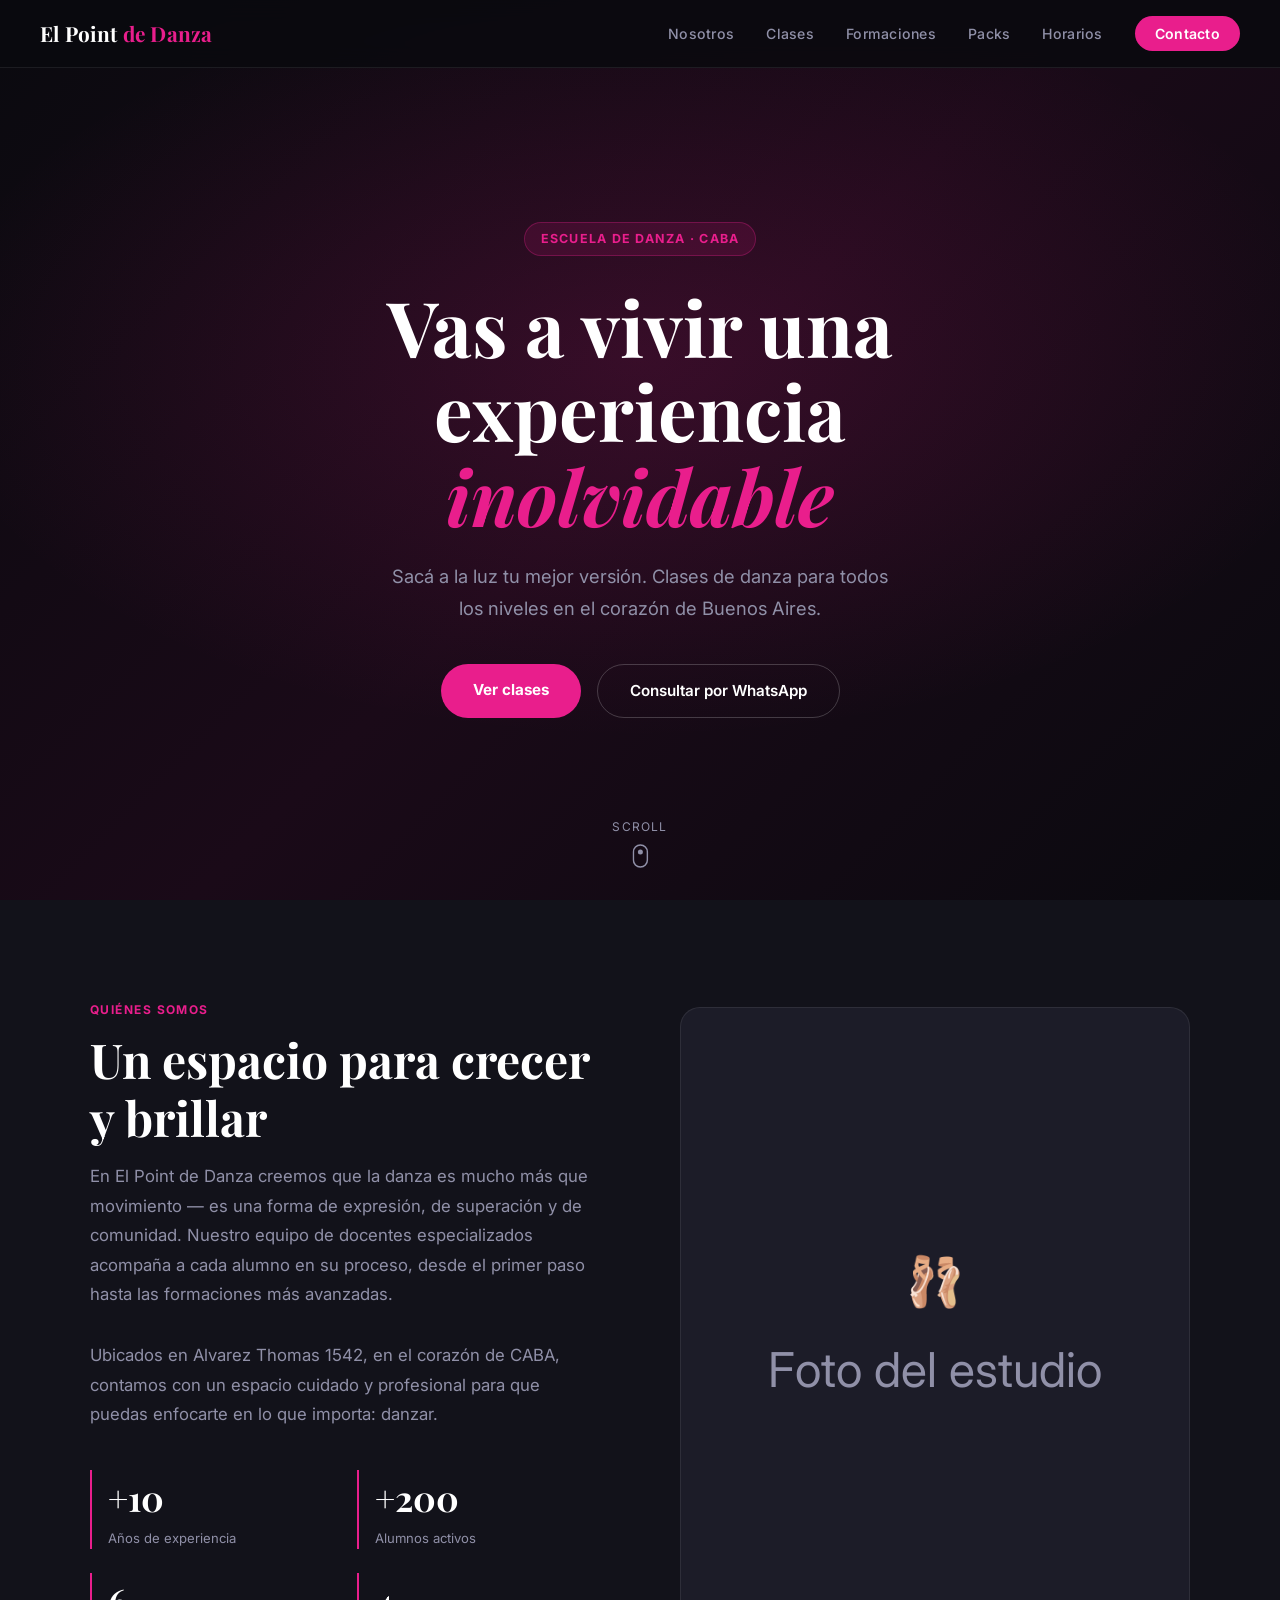
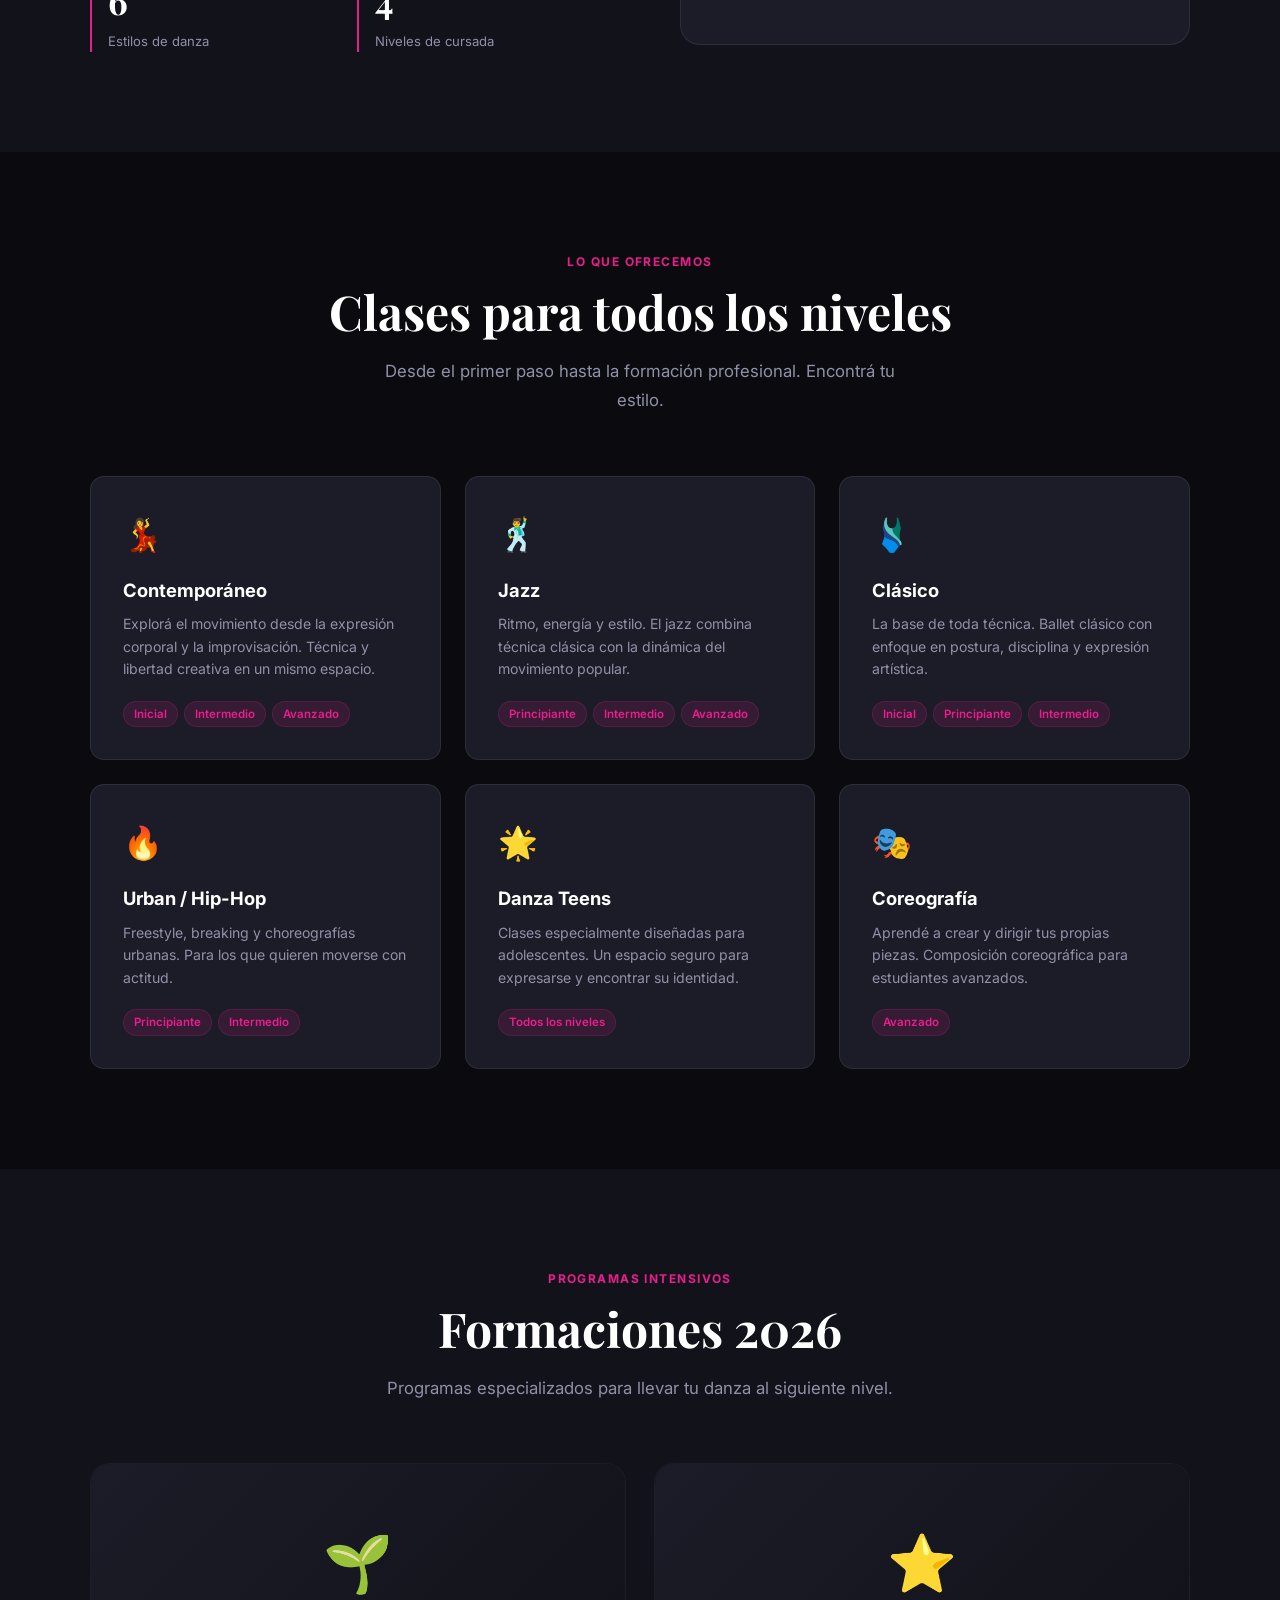
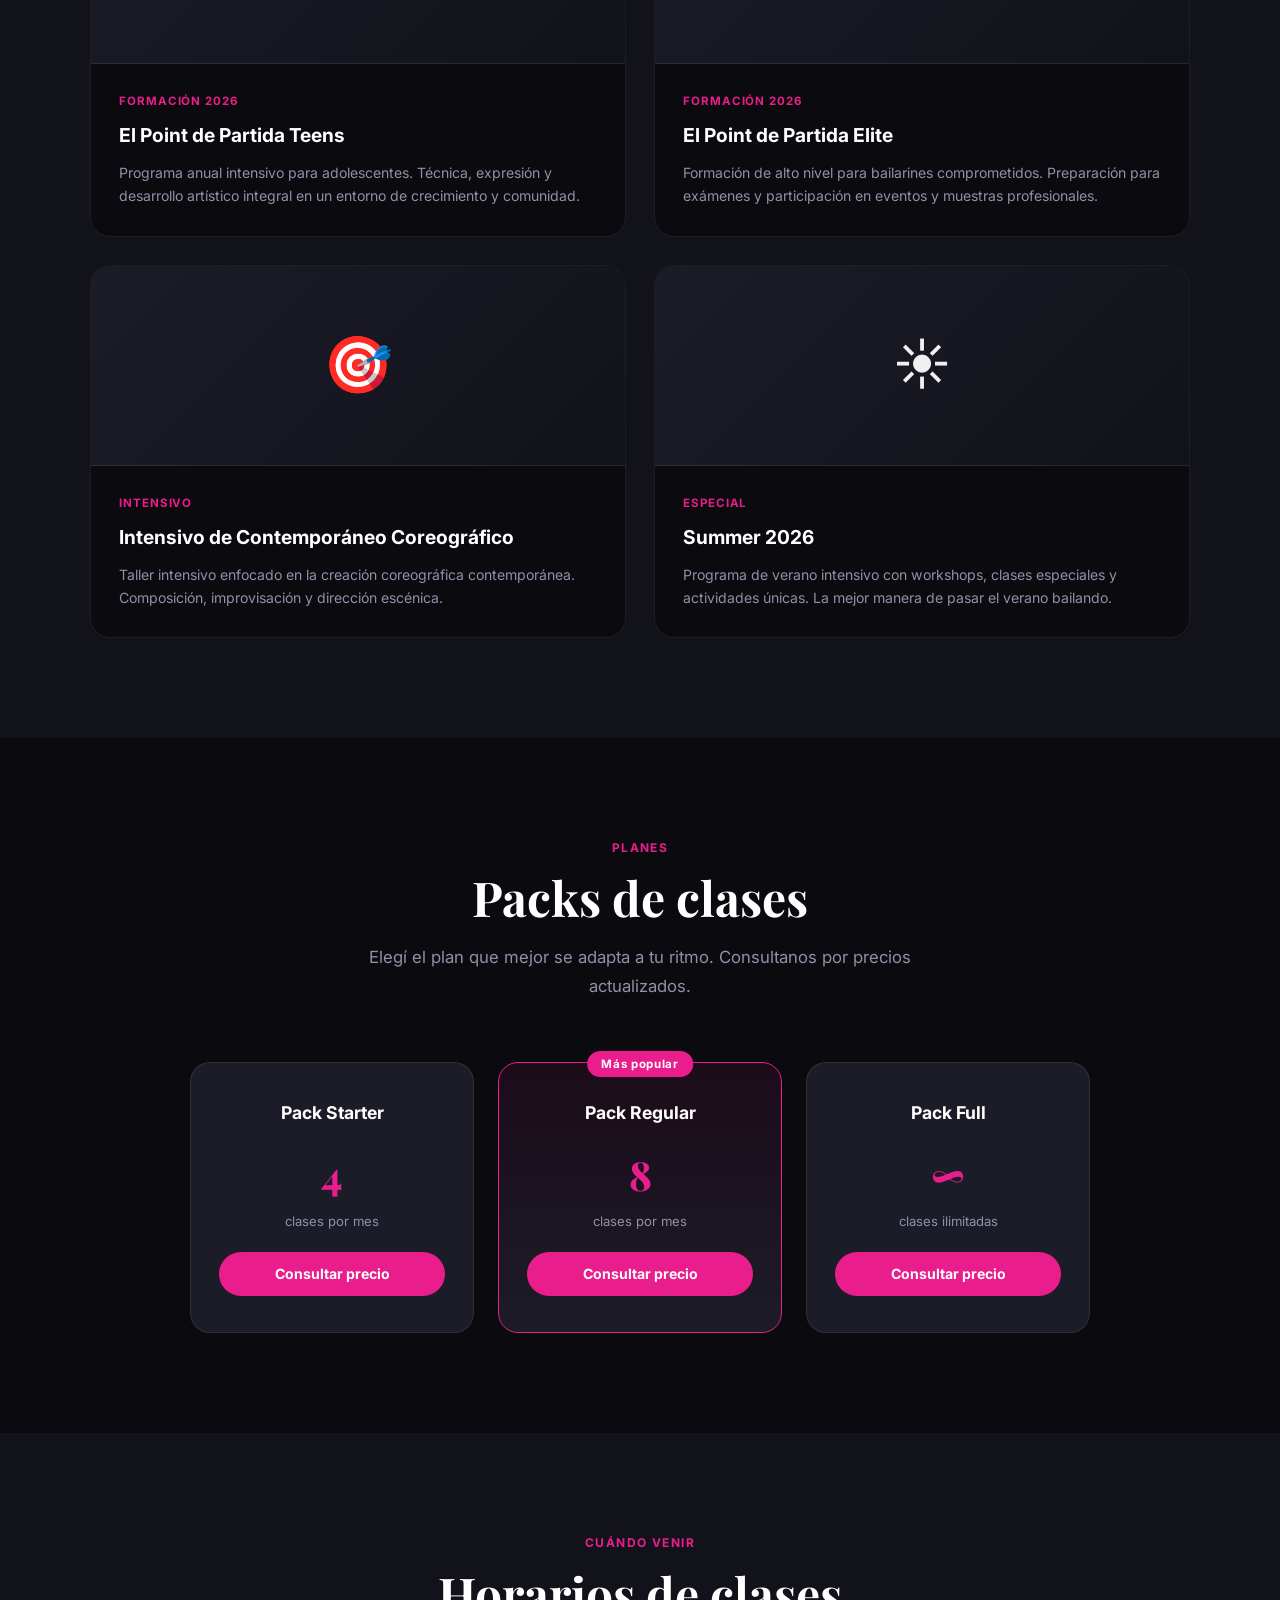
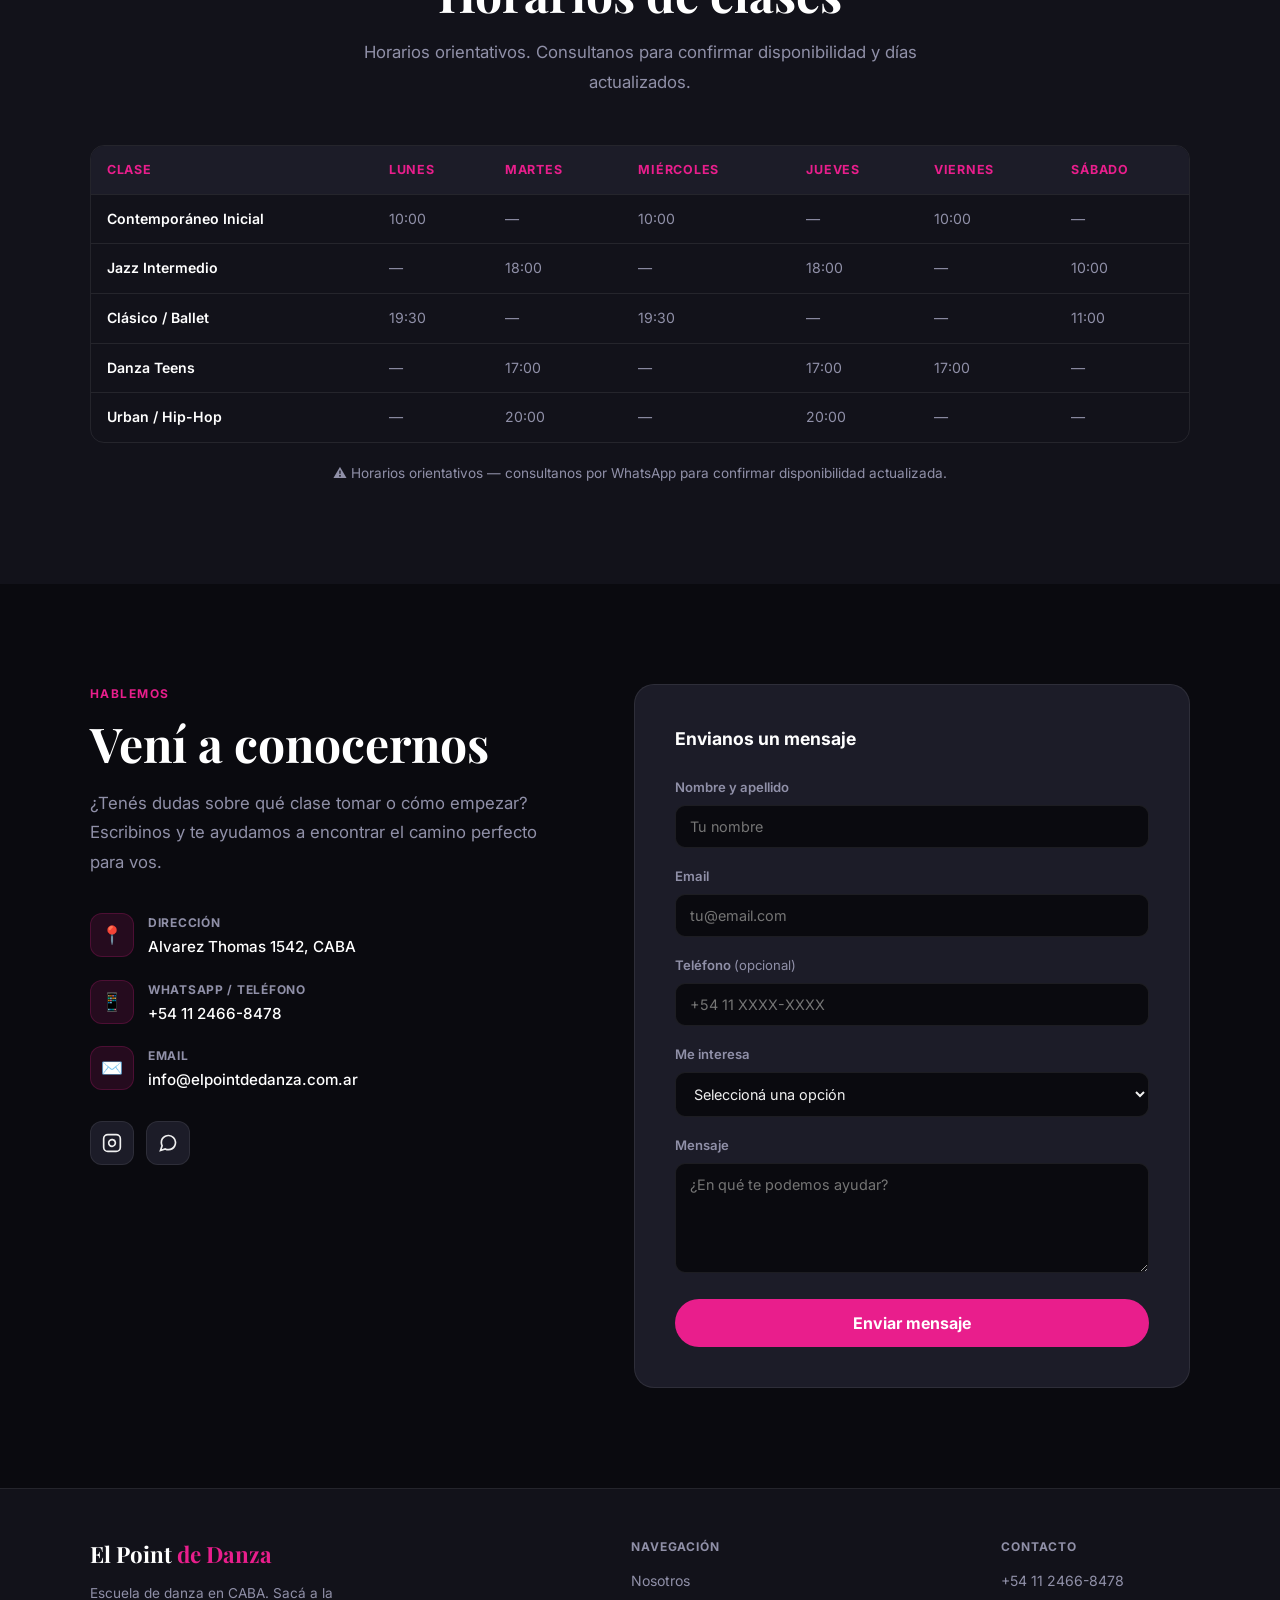
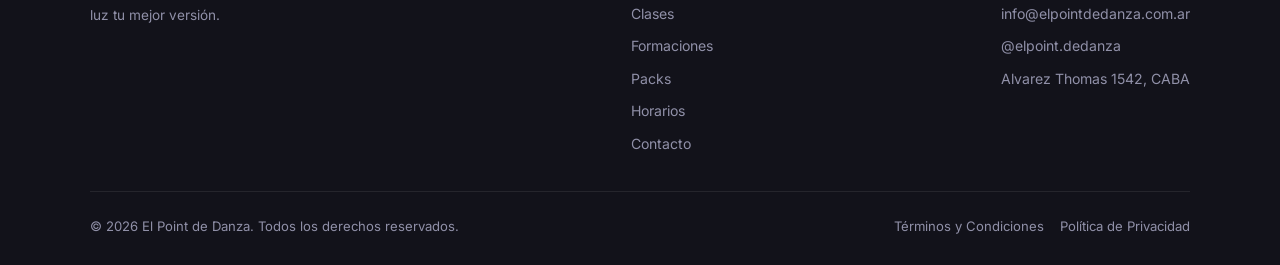
<file: index.html>
<!DOCTYPE html>
<html lang="es-AR">
<head>
  <meta charset="UTF-8" />
  <meta name="viewport" content="width=device-width, initial-scale=1" />
  <title>El Point de Danza | Escuela de Danza en CABA</title>
  <meta name="description" content="El Point de Danza, escuela de danza en Alvarez Thomas 1542, CABA. Clases para todos los niveles: inicial, principiante, intermedio y avanzado. ¡Vas a vivir una experiencia inolvidable!" />
  <link rel="canonical" href="https://el-point-dedanza.vercel.app/" />
  <meta name="robots" content="index, follow" />

  <!-- Open Graph -->
  <meta property="og:type" content="website" />
  <meta property="og:title" content="El Point de Danza | Escuela de Danza en CABA" />
  <meta property="og:description" content="Escuela de danza en Alvarez Thomas 1542, CABA. Clases para todos los niveles. ¡Vas a vivir una experiencia inolvidable!" />
  <meta property="og:url" content="https://el-point-dedanza.vercel.app/" />
  <meta property="og:image" content="https://el-point-dedanza.vercel.app/img/og-image.jpg" />

  <!-- Schema.org -->
  <script type="application/ld+json">
  {
    "@context": "https://schema.org",
    "@type": "DanceSchool",
    "name": "El Point de Danza",
    "description": "Escuela de danza en CABA con clases para todos los niveles.",
    "url": "https://el-point-dedanza.vercel.app/",
    "telephone": "+541124668478",
    "email": "info@elpointdedanza.com.ar",
    "address": {
      "@type": "PostalAddress",
      "streetAddress": "Alvarez Thomas 1542",
      "addressLocality": "Ciudad Autónoma de Buenos Aires",
      "addressCountry": "AR"
    },
    "sameAs": [
      "https://www.instagram.com/elpoint.dedanza"
    ],
    "openingHoursSpecification": [
      {
        "@type": "OpeningHoursSpecification",
        "dayOfWeek": ["Monday","Tuesday","Wednesday","Thursday","Friday"],
        "opens": "09:00",
        "closes": "21:00"
      },
      {
        "@type": "OpeningHoursSpecification",
        "dayOfWeek": "Saturday",
        "opens": "09:00",
        "closes": "14:00"
      }
    ]
  }
  </script>

  <link rel="preconnect" href="https://fonts.googleapis.com" />
  <link rel="preconnect" href="https://fonts.gstatic.com" crossorigin />
  <link href="https://fonts.googleapis.com/css2?family=Inter:wght@400;500;600;700;800&family=Playfair+Display:ital,wght@0,700;1,700&display=swap" rel="stylesheet" />
  <link rel="stylesheet" href="css/styles.css" />
</head>
<body>

  <!-- SKIP LINK -->
  <a href="#main" style="position:absolute;left:-9999px;top:4px;padding:8px 16px;background:var(--accent);color:#fff;border-radius:6px;font-weight:700;z-index:999" onfocus="this.style.left='4px'" onblur="this.style.left='-9999px'">Saltar al contenido</a>

  <!-- NAV -->
  <nav class="nav" aria-label="Navegación principal">
    <a href="#main" class="nav-brand">El Point <span>de Danza</span></a>
    <ul class="nav-links" role="list">
      <li><a href="#nosotros">Nosotros</a></li>
      <li><a href="#clases">Clases</a></li>
      <li><a href="#formaciones">Formaciones</a></li>
      <li><a href="#packs">Packs</a></li>
      <li><a href="#horarios">Horarios</a></li>
      <li><a href="#contacto" class="nav-cta">Contacto</a></li>
    </ul>
  </nav>

  <main id="main">

    <!-- HERO -->
    <section class="hero" aria-labelledby="hero-title">
      <div class="hero-inner">
        <div class="hero-badge">Escuela de Danza · CABA</div>
        <h1 id="hero-title">Vas a vivir una experiencia <em>inolvidable</em></h1>
        <p class="hero-sub">Sacá a la luz tu mejor versión. Clases de danza para todos los niveles en el corazón de Buenos Aires.</p>
        <div class="hero-actions">
          <a href="#clases" class="btn-primary">Ver clases</a>
          <a href="https://wa.me/541124668478?text=Hola!%20Me%20gustar%C3%ADa%20saber%20m%C3%A1s%20sobre%20las%20clases" target="_blank" rel="noopener noreferrer" class="btn-secondary">Consultar por WhatsApp</a>
        </div>
      </div>
      <div class="hero-scroll" aria-hidden="true">
        <span>Scroll</span>
        <svg width="16" height="24" viewBox="0 0 16 24" fill="none"><rect x="1" y="1" width="14" height="22" rx="7" stroke="currentColor" stroke-width="1.5"/><circle cx="8" cy="8" r="2.5" fill="currentColor"/></svg>
      </div>
    </section>

    <!-- NOSOTROS -->
    <section class="nosotros" id="nosotros" aria-labelledby="nosotros-title">
      <div class="container">
        <div class="nosotros-grid">
          <div class="nosotros-text">
            <p class="section-label">Quiénes somos</p>
            <h2 class="section-title" id="nosotros-title">Un espacio para crecer y brillar</h2>
            <p class="section-desc">En El Point de Danza creemos que la danza es mucho más que movimiento — es una forma de expresión, de superación y de comunidad. Nuestro equipo de docentes especializados acompaña a cada alumno en su proceso, desde el primer paso hasta las formaciones más avanzadas.</p>
            <p class="section-desc" style="margin-top:14px">Ubicados en Alvarez Thomas 1542, en el corazón de CABA, contamos con un espacio cuidado y profesional para que puedas enfocarte en lo que importa: danzar.</p>
            <div class="stats">
              <div class="stat">
                <div class="stat-num">+10</div>
                <div class="stat-label">Años de experiencia</div>
              </div>
              <div class="stat">
                <div class="stat-num">+200</div>
                <div class="stat-label">Alumnos activos</div>
              </div>
              <div class="stat">
                <div class="stat-num">6</div>
                <div class="stat-label">Estilos de danza</div>
              </div>
              <div class="stat">
                <div class="stat-num">4</div>
                <div class="stat-label">Niveles de cursada</div>
              </div>
            </div>
          </div>
          <div class="nosotros-img" aria-label="Foto de El Point de Danza">
            <div class="nosotros-img-placeholder">
              <span>🩰</span>
              <span>Foto del estudio</span>
            </div>
          </div>
        </div>
      </div>
    </section>

    <!-- CLASES -->
    <section class="clases" id="clases" aria-labelledby="clases-title">
      <div class="container">
        <div class="clases-header">
          <p class="section-label">Lo que ofrecemos</p>
          <h2 class="section-title" id="clases-title">Clases para todos los niveles</h2>
          <p class="section-desc">Desde el primer paso hasta la formación profesional. Encontrá tu estilo.</p>
        </div>
        <div class="clases-grid">
          <article class="clase-card">
            <div class="clase-icon" aria-hidden="true">💃</div>
            <h3 class="clase-nombre">Contemporáneo</h3>
            <p class="clase-desc">Explorá el movimiento desde la expresión corporal y la improvisación. Técnica y libertad creativa en un mismo espacio.</p>
            <div class="clase-niveles">
              <span class="nivel-tag">Inicial</span>
              <span class="nivel-tag">Intermedio</span>
              <span class="nivel-tag">Avanzado</span>
            </div>
          </article>
          <article class="clase-card">
            <div class="clase-icon" aria-hidden="true">🕺</div>
            <h3 class="clase-nombre">Jazz</h3>
            <p class="clase-desc">Ritmo, energía y estilo. El jazz combina técnica clásica con la dinámica del movimiento popular.</p>
            <div class="clase-niveles">
              <span class="nivel-tag">Principiante</span>
              <span class="nivel-tag">Intermedio</span>
              <span class="nivel-tag">Avanzado</span>
            </div>
          </article>
          <article class="clase-card">
            <div class="clase-icon" aria-hidden="true">🩱</div>
            <h3 class="clase-nombre">Clásico</h3>
            <p class="clase-desc">La base de toda técnica. Ballet clásico con enfoque en postura, disciplina y expresión artística.</p>
            <div class="clase-niveles">
              <span class="nivel-tag">Inicial</span>
              <span class="nivel-tag">Principiante</span>
              <span class="nivel-tag">Intermedio</span>
            </div>
          </article>
          <article class="clase-card">
            <div class="clase-icon" aria-hidden="true">🔥</div>
            <h3 class="clase-nombre">Urban / Hip-Hop</h3>
            <p class="clase-desc">Freestyle, breaking y choreografías urbanas. Para los que quieren moverse con actitud.</p>
            <div class="clase-niveles">
              <span class="nivel-tag">Principiante</span>
              <span class="nivel-tag">Intermedio</span>
            </div>
          </article>
          <article class="clase-card">
            <div class="clase-icon" aria-hidden="true">🌟</div>
            <h3 class="clase-nombre">Danza Teens</h3>
            <p class="clase-desc">Clases especialmente diseñadas para adolescentes. Un espacio seguro para expresarse y encontrar su identidad.</p>
            <div class="clase-niveles">
              <span class="nivel-tag">Todos los niveles</span>
            </div>
          </article>
          <article class="clase-card">
            <div class="clase-icon" aria-hidden="true">🎭</div>
            <h3 class="clase-nombre">Coreografía</h3>
            <p class="clase-desc">Aprendé a crear y dirigir tus propias piezas. Composición coreográfica para estudiantes avanzados.</p>
            <div class="clase-niveles">
              <span class="nivel-tag">Avanzado</span>
            </div>
          </article>
        </div>
      </div>
    </section>

    <!-- FORMACIONES -->
    <section class="formaciones" id="formaciones" aria-labelledby="formaciones-title">
      <div class="container">
        <div class="formaciones-header">
          <p class="section-label">Programas intensivos</p>
          <h2 class="section-title" id="formaciones-title">Formaciones 2026</h2>
          <p class="section-desc">Programas especializados para llevar tu danza al siguiente nivel.</p>
        </div>
        <div class="formaciones-grid">
          <article class="formacion-card">
            <div class="formacion-img" aria-hidden="true">🌱</div>
            <div class="formacion-body">
              <p class="formacion-tag">Formación 2026</p>
              <h3 class="formacion-nombre">El Point de Partida Teens</h3>
              <p class="formacion-desc">Programa anual intensivo para adolescentes. Técnica, expresión y desarrollo artístico integral en un entorno de crecimiento y comunidad.</p>
            </div>
          </article>
          <article class="formacion-card">
            <div class="formacion-img" aria-hidden="true">⭐</div>
            <div class="formacion-body">
              <p class="formacion-tag">Formación 2026</p>
              <h3 class="formacion-nombre">El Point de Partida Elite</h3>
              <p class="formacion-desc">Formación de alto nivel para bailarines comprometidos. Preparación para exámenes y participación en eventos y muestras profesionales.</p>
            </div>
          </article>
          <article class="formacion-card">
            <div class="formacion-img" aria-hidden="true">🎯</div>
            <div class="formacion-body">
              <p class="formacion-tag">Intensivo</p>
              <h3 class="formacion-nombre">Intensivo de Contemporáneo Coreográfico</h3>
              <p class="formacion-desc">Taller intensivo enfocado en la creación coreográfica contemporánea. Composición, improvisación y dirección escénica.</p>
            </div>
          </article>
          <article class="formacion-card">
            <div class="formacion-img" aria-hidden="true">☀️</div>
            <div class="formacion-body">
              <p class="formacion-tag">Especial</p>
              <h3 class="formacion-nombre">Summer 2026</h3>
              <p class="formacion-desc">Programa de verano intensivo con workshops, clases especiales y actividades únicas. La mejor manera de pasar el verano bailando.</p>
            </div>
          </article>
        </div>
      </div>
    </section>

    <!-- PACKS -->
    <section class="packs" id="packs" aria-labelledby="packs-title">
      <div class="container">
        <div class="packs-header">
          <p class="section-label">Planes</p>
          <h2 class="section-title" id="packs-title">Packs de clases</h2>
          <p class="section-desc">Elegí el plan que mejor se adapta a tu ritmo. Consultanos por precios actualizados.</p>
        </div>
        <div class="packs-grid">
          <div class="pack-card">
            <div class="pack-nombre">Pack Starter</div>
            <div class="pack-clases">4</div>
            <div class="pack-label">clases por mes</div>
            <a href="https://wa.me/541124668478?text=Hola!%20Me%20interesa%20el%20Pack%20Starter" target="_blank" rel="noopener noreferrer" class="pack-cta">Consultar precio</a>
          </div>
          <div class="pack-card featured">
            <div class="pack-nombre">Pack Regular</div>
            <div class="pack-clases">8</div>
            <div class="pack-label">clases por mes</div>
            <a href="https://wa.me/541124668478?text=Hola!%20Me%20interesa%20el%20Pack%20Regular" target="_blank" rel="noopener noreferrer" class="pack-cta">Consultar precio</a>
          </div>
          <div class="pack-card">
            <div class="pack-nombre">Pack Full</div>
            <div class="pack-clases">∞</div>
            <div class="pack-label">clases ilimitadas</div>
            <a href="https://wa.me/541124668478?text=Hola!%20Me%20interesa%20el%20Pack%20Full" target="_blank" rel="noopener noreferrer" class="pack-cta">Consultar precio</a>
          </div>
        </div>
      </div>
    </section>

    <!-- HORARIOS -->
    <section class="horarios" id="horarios" aria-labelledby="horarios-title">
      <div class="container">
        <div class="horarios-header">
          <p class="section-label">Cuándo venir</p>
          <h2 class="section-title" id="horarios-title">Horarios de clases</h2>
          <p class="section-desc">Horarios orientativos. Consultanos para confirmar disponibilidad y días actualizados.</p>
        </div>
        <div class="horarios-table-wrap">
          <table class="horarios-table" aria-label="Horarios de clases">
            <thead>
              <tr>
                <th scope="col">Clase</th>
                <th scope="col">Lunes</th>
                <th scope="col">Martes</th>
                <th scope="col">Miércoles</th>
                <th scope="col">Jueves</th>
                <th scope="col">Viernes</th>
                <th scope="col">Sábado</th>
              </tr>
            </thead>
            <tbody>
              <tr>
                <td>Contemporáneo Inicial</td>
                <td>10:00</td>
                <td>—</td>
                <td>10:00</td>
                <td>—</td>
                <td>10:00</td>
                <td>—</td>
              </tr>
              <tr>
                <td>Jazz Intermedio</td>
                <td>—</td>
                <td>18:00</td>
                <td>—</td>
                <td>18:00</td>
                <td>—</td>
                <td>10:00</td>
              </tr>
              <tr>
                <td>Clásico / Ballet</td>
                <td>19:30</td>
                <td>—</td>
                <td>19:30</td>
                <td>—</td>
                <td>—</td>
                <td>11:00</td>
              </tr>
              <tr>
                <td>Danza Teens</td>
                <td>—</td>
                <td>17:00</td>
                <td>—</td>
                <td>17:00</td>
                <td>17:00</td>
                <td>—</td>
              </tr>
              <tr>
                <td>Urban / Hip-Hop</td>
                <td>—</td>
                <td>20:00</td>
                <td>—</td>
                <td>20:00</td>
                <td>—</td>
                <td>—</td>
              </tr>
            </tbody>
          </table>
        </div>
        <p class="horarios-note">⚠️ Horarios orientativos — consultanos por WhatsApp para confirmar disponibilidad actualizada.</p>
      </div>
    </section>

    <!-- CONTACTO -->
    <section class="contacto" id="contacto" aria-labelledby="contacto-title">
      <div class="container">
        <div class="contacto-grid">
          <div class="contacto-info">
            <p class="section-label">Hablemos</p>
            <h2 class="section-title" id="contacto-title">Vení a conocernos</h2>
            <p class="section-desc">¿Tenés dudas sobre qué clase tomar o cómo empezar? Escribinos y te ayudamos a encontrar el camino perfecto para vos.</p>
            <div class="contacto-items">
              <div class="contacto-item">
                <div class="contacto-item-icon" aria-hidden="true">📍</div>
                <div>
                  <div class="contacto-item-label">Dirección</div>
                  <div class="contacto-item-val">Alvarez Thomas 1542, CABA</div>
                </div>
              </div>
              <div class="contacto-item">
                <div class="contacto-item-icon" aria-hidden="true">📱</div>
                <div>
                  <div class="contacto-item-label">WhatsApp / Teléfono</div>
                  <div class="contacto-item-val"><a href="https://wa.me/541124668478" target="_blank" rel="noopener noreferrer">+54 11 2466-8478</a></div>
                </div>
              </div>
              <div class="contacto-item">
                <div class="contacto-item-icon" aria-hidden="true">✉️</div>
                <div>
                  <div class="contacto-item-label">Email</div>
                  <div class="contacto-item-val"><a href="mailto:info@elpointdedanza.com.ar">info@elpointdedanza.com.ar</a></div>
                </div>
              </div>
            </div>
            <div class="contacto-social" aria-label="Redes sociales">
              <a href="https://www.instagram.com/elpoint.dedanza" target="_blank" rel="noopener noreferrer" class="social-btn" aria-label="Seguinos en Instagram">
                <svg width="20" height="20" viewBox="0 0 24 24" fill="none" stroke="currentColor" stroke-width="2" aria-hidden="true"><rect x="2" y="2" width="20" height="20" rx="5"/><path d="M16 11.37A4 4 0 1 1 12.63 8 4 4 0 0 1 16 11.37z"/><line x1="17.5" y1="6.5" x2="17.51" y2="6.5"/></svg>
              </a>
              <a href="https://wa.me/541124668478" target="_blank" rel="noopener noreferrer" class="social-btn" aria-label="Contactanos por WhatsApp">
                <svg width="20" height="20" viewBox="0 0 24 24" fill="none" stroke="currentColor" stroke-width="2" aria-hidden="true"><path d="M21 11.5a8.38 8.38 0 0 1-.9 3.8 8.5 8.5 0 0 1-7.6 4.7 8.38 8.38 0 0 1-3.8-.9L3 21l1.9-5.7a8.38 8.38 0 0 1-.9-3.8 8.5 8.5 0 0 1 4.7-7.6 8.38 8.38 0 0 1 3.8-.9h.5a8.48 8.48 0 0 1 8 8v.5z"/></svg>
              </a>
            </div>
          </div>

          <div class="contacto-form">
            <div class="form-title">Envianos un mensaje</div>
            <form action="https://formspree.io/f/xojroeyj" method="POST" novalidate>
              <div class="field">
                <label for="cf-nombre">Nombre y apellido</label>
                <input type="text" id="cf-nombre" name="nombre" placeholder="Tu nombre" required autocomplete="name" />
              </div>
              <div class="field">
                <label for="cf-email">Email</label>
                <input type="email" id="cf-email" name="email" placeholder="tu@email.com" required autocomplete="email" />
              </div>
              <div class="field">
                <label for="cf-tel">Teléfono <span style="font-weight:400;color:var(--text-muted)">(opcional)</span></label>
                <input type="tel" id="cf-tel" name="telefono" placeholder="+54 11 XXXX-XXXX" autocomplete="tel" />
              </div>
              <div class="field">
                <label for="cf-interes">Me interesa</label>
                <select id="cf-interes" name="interes">
                  <option value="">Seleccioná una opción</option>
                  <option value="contemporaneo">Contemporáneo</option>
                  <option value="jazz">Jazz</option>
                  <option value="clasico">Clásico / Ballet</option>
                  <option value="urban">Urban / Hip-Hop</option>
                  <option value="teens">Danza Teens</option>
                  <option value="formacion">Formaciones 2026</option>
                  <option value="summer">Summer 2026</option>
                  <option value="packs">Packs de clases</option>
                  <option value="otro">Otro</option>
                </select>
              </div>
              <div class="field">
                <label for="cf-mensaje">Mensaje</label>
                <textarea id="cf-mensaje" name="mensaje" placeholder="¿En qué te podemos ayudar?"></textarea>
              </div>
              <input type="hidden" name="_subject" value="Consulta desde El Point de Danza" />
              <button type="submit" class="form-submit">Enviar mensaje</button>
            </form>
          </div>
        </div>
      </div>
    </section>

  </main>

  <!-- FOOTER -->
  <footer>
    <div class="footer-inner">
      <div class="footer-top">
        <div>
          <div class="footer-brand">El Point <span>de Danza</span></div>
          <p class="footer-tagline">Escuela de danza en CABA. Sacá a la luz tu mejor versión.</p>
        </div>
        <nav class="footer-nav" aria-label="Navegación del pie de página">
          <div class="footer-nav-title">Navegación</div>
          <a href="#nosotros">Nosotros</a>
          <a href="#clases">Clases</a>
          <a href="#formaciones">Formaciones</a>
          <a href="#packs">Packs</a>
          <a href="#horarios">Horarios</a>
          <a href="#contacto">Contacto</a>
        </nav>
        <div class="footer-nav">
          <div class="footer-nav-title">Contacto</div>
          <a href="https://wa.me/541124668478" target="_blank" rel="noopener noreferrer">+54 11 2466-8478</a>
          <a href="mailto:info@elpointdedanza.com.ar">info@elpointdedanza.com.ar</a>
          <a href="https://www.instagram.com/elpoint.dedanza" target="_blank" rel="noopener noreferrer">@elpoint.dedanza</a>
          <span style="color:var(--text-muted);font-size:0.88rem">Alvarez Thomas 1542, CABA</span>
        </div>
      </div>
      <div class="footer-bottom">
        <p class="footer-copy">© 2026 El Point de Danza. Todos los derechos reservados.</p>
        <div class="footer-legal">
          <a href="terminos.html">Términos y Condiciones</a>
          <a href="privacidad.html">Política de Privacidad</a>
        </div>
      </div>
    </div>
  </footer>

</body>
</html>
</file>
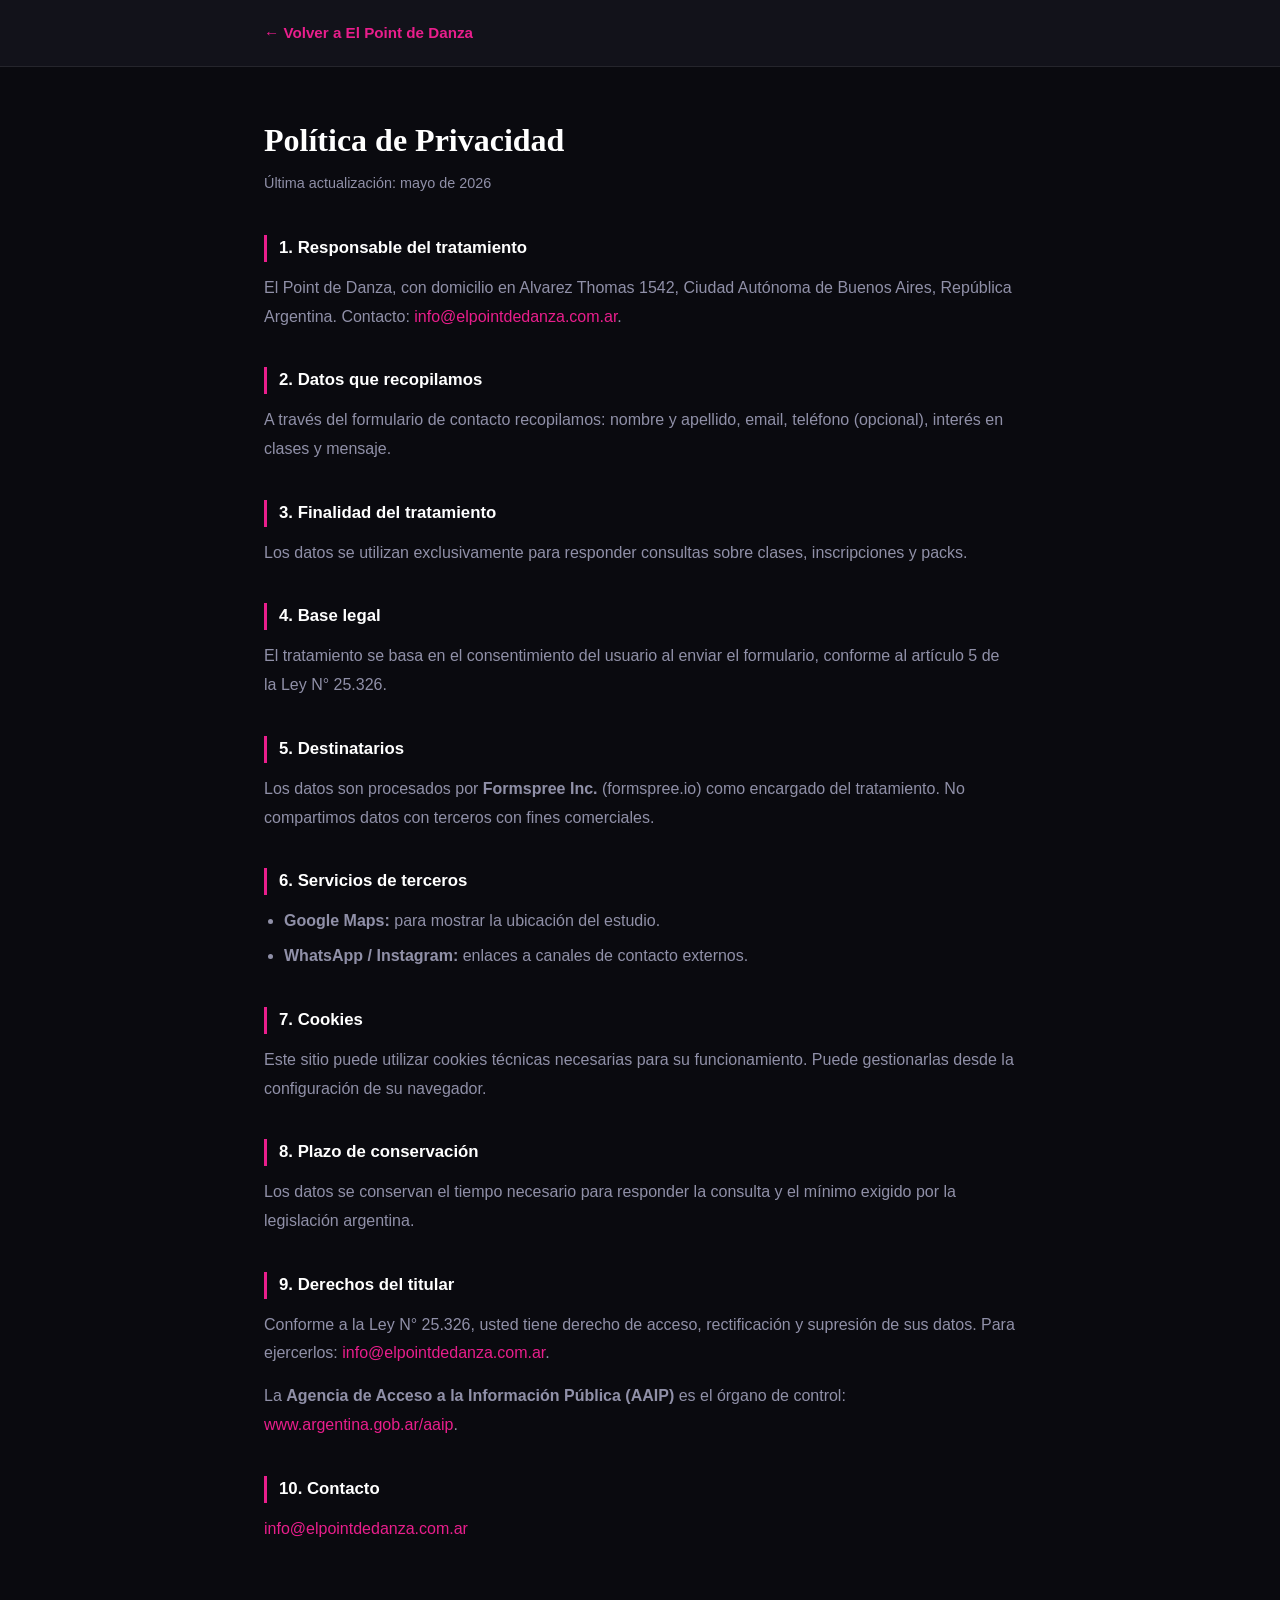
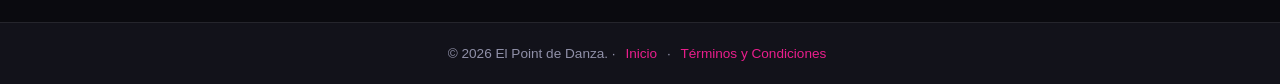
<file: privacidad.html>
<!DOCTYPE html>
<html lang="es-AR">
<head>
  <meta charset="UTF-8" />
  <meta name="viewport" content="width=device-width, initial-scale=1" />
  <title>Política de Privacidad | El Point de Danza</title>
  <meta name="robots" content="noindex, nofollow" />
  <link rel="stylesheet" href="css/styles.css" />
  <style>
    .legal-header { background: var(--primary-mid); border-bottom: 1px solid var(--border); padding: 20px 0; }
    .legal-header-inner { max-width: 800px; margin: 0 auto; padding: 0 24px; }
    .legal-header a { color: var(--accent); text-decoration: none; font-weight: 600; font-size: 0.95rem; }
    .legal-content { max-width: 800px; margin: 0 auto; padding: 48px 24px 64px; }
    .legal-content h1 { font-family: 'Playfair Display', serif; font-size: 2rem; font-weight: 700; color: var(--white); margin-bottom: 6px; }
    .legal-content .update-date { color: var(--text-muted); font-size: 0.9rem; margin-bottom: 40px; display: block; }
    .legal-content h2 { font-size: 1.05rem; font-weight: 700; color: var(--white); margin: 36px 0 12px; border-left: 3px solid var(--accent); padding-left: 12px; }
    .legal-content p { color: var(--text-muted); line-height: 1.8; margin-bottom: 14px; }
    .legal-content ul { color: var(--text-muted); line-height: 1.8; padding-left: 20px; margin-bottom: 14px; }
    .legal-content li { margin-bottom: 6px; }
    .legal-content a { color: var(--accent); }
    .legal-footer-bar { background: var(--primary-mid); border-top: 1px solid var(--border); color: var(--text-muted); text-align: center; padding: 20px 24px; font-size: 0.85rem; }
    .legal-footer-bar a { color: var(--accent); margin: 0 6px; }
  </style>
</head>
<body>
  <header class="legal-header">
    <div class="legal-header-inner">
      <a href="index.html">← Volver a El Point de Danza</a>
    </div>
  </header>
  <main class="legal-content">
    <h1>Política de Privacidad</h1>
    <span class="update-date">Última actualización: mayo de 2026</span>
    <h2>1. Responsable del tratamiento</h2>
    <p>El Point de Danza, con domicilio en Alvarez Thomas 1542, Ciudad Autónoma de Buenos Aires, República Argentina. Contacto: <a href="mailto:info@elpointdedanza.com.ar">info@elpointdedanza.com.ar</a>.</p>
    <h2>2. Datos que recopilamos</h2>
    <p>A través del formulario de contacto recopilamos: nombre y apellido, email, teléfono (opcional), interés en clases y mensaje.</p>
    <h2>3. Finalidad del tratamiento</h2>
    <p>Los datos se utilizan exclusivamente para responder consultas sobre clases, inscripciones y packs.</p>
    <h2>4. Base legal</h2>
    <p>El tratamiento se basa en el consentimiento del usuario al enviar el formulario, conforme al artículo 5 de la Ley N° 25.326.</p>
    <h2>5. Destinatarios</h2>
    <p>Los datos son procesados por <strong>Formspree Inc.</strong> (formspree.io) como encargado del tratamiento. No compartimos datos con terceros con fines comerciales.</p>
    <h2>6. Servicios de terceros</h2>
    <ul>
      <li><strong>Google Maps:</strong> para mostrar la ubicación del estudio.</li>
      <li><strong>WhatsApp / Instagram:</strong> enlaces a canales de contacto externos.</li>
    </ul>
    <h2>7. Cookies</h2>
    <p>Este sitio puede utilizar cookies técnicas necesarias para su funcionamiento. Puede gestionarlas desde la configuración de su navegador.</p>
    <h2>8. Plazo de conservación</h2>
    <p>Los datos se conservan el tiempo necesario para responder la consulta y el mínimo exigido por la legislación argentina.</p>
    <h2>9. Derechos del titular</h2>
    <p>Conforme a la Ley N° 25.326, usted tiene derecho de acceso, rectificación y supresión de sus datos. Para ejercerlos: <a href="mailto:info@elpointdedanza.com.ar">info@elpointdedanza.com.ar</a>.</p>
    <p>La <strong>Agencia de Acceso a la Información Pública (AAIP)</strong> es el órgano de control: <a href="https://www.argentina.gob.ar/aaip" target="_blank" rel="noopener noreferrer">www.argentina.gob.ar/aaip</a>.</p>
    <h2>10. Contacto</h2>
    <p><a href="mailto:info@elpointdedanza.com.ar">info@elpointdedanza.com.ar</a></p>
  </main>
  <footer class="legal-footer-bar">
    <p>© 2026 El Point de Danza. · <a href="index.html">Inicio</a> · <a href="terminos.html">Términos y Condiciones</a></p>
  </footer>
</body>
</html>
</file>
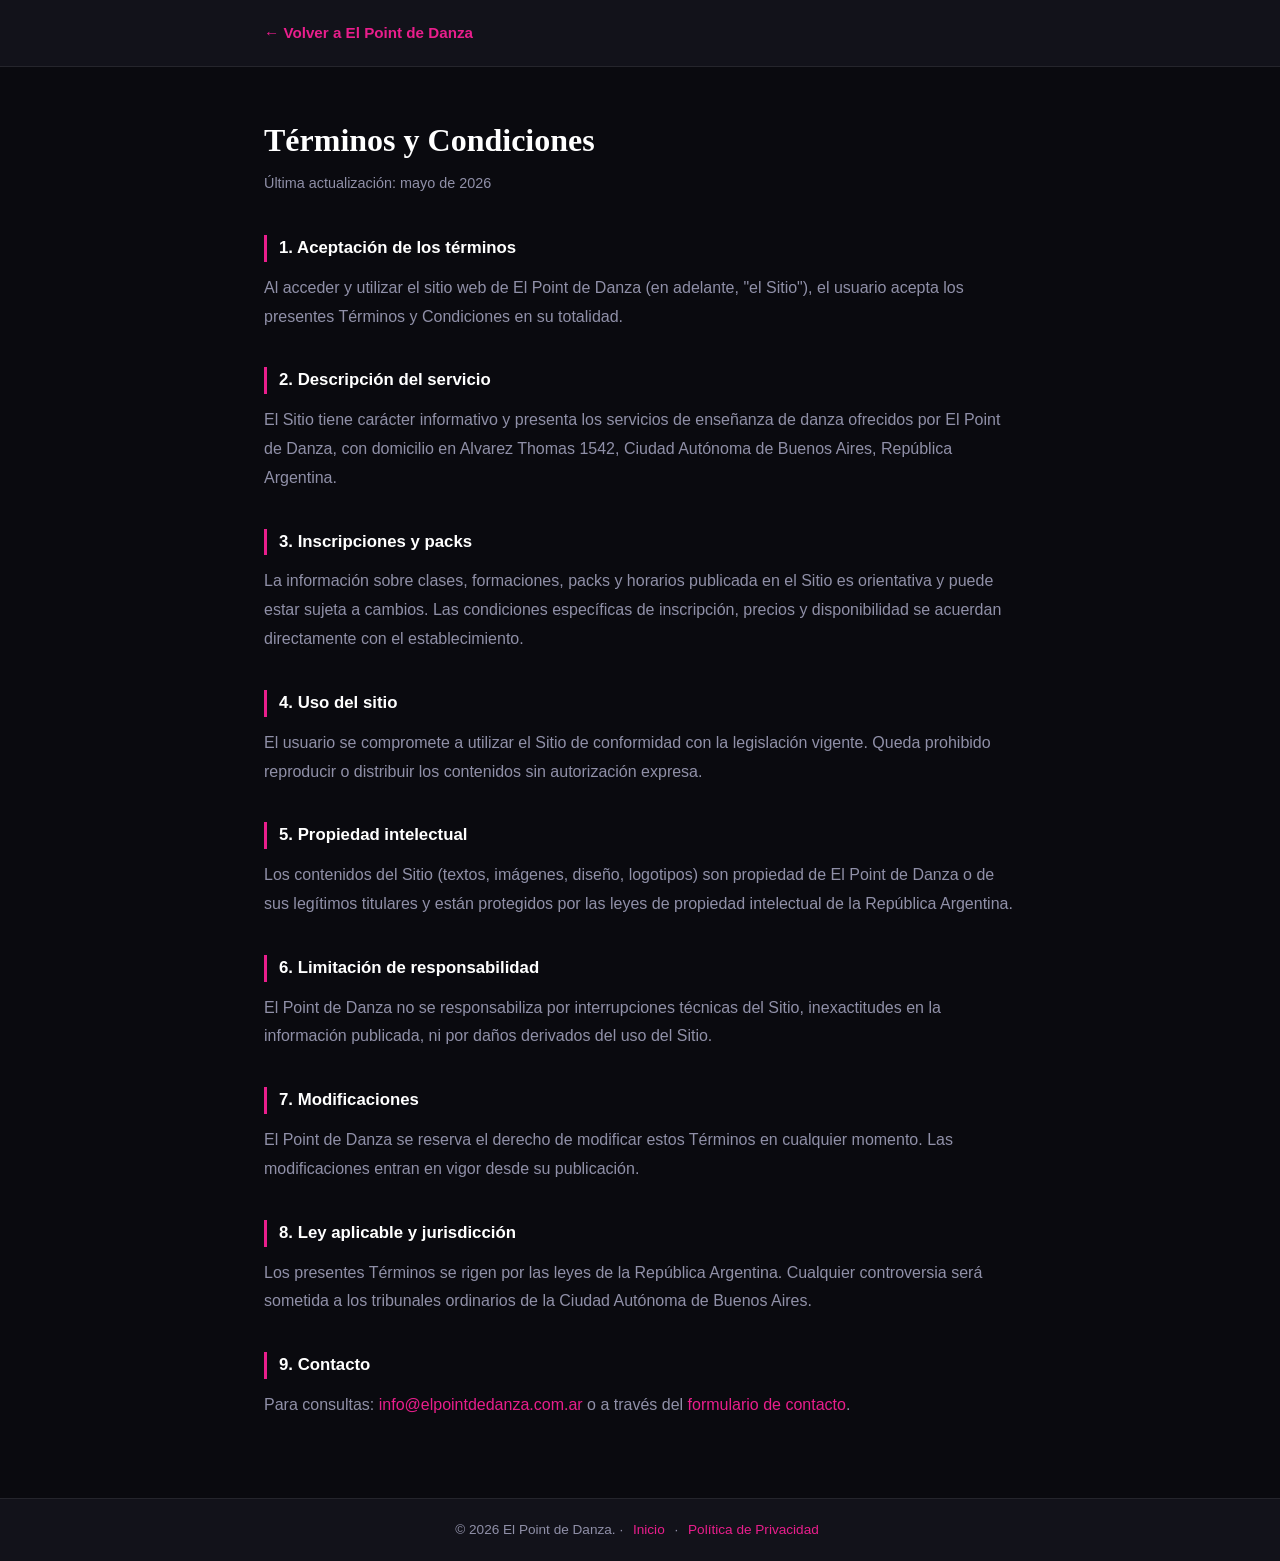
<file: terminos.html>
<!DOCTYPE html>
<html lang="es-AR">
<head>
  <meta charset="UTF-8" />
  <meta name="viewport" content="width=device-width, initial-scale=1" />
  <title>Términos y Condiciones | El Point de Danza</title>
  <meta name="robots" content="noindex, nofollow" />
  <link rel="stylesheet" href="css/styles.css" />
  <style>
    .legal-header { background: var(--primary-mid); border-bottom: 1px solid var(--border); padding: 20px 0; }
    .legal-header-inner { max-width: 800px; margin: 0 auto; padding: 0 24px; }
    .legal-header a { color: var(--accent); text-decoration: none; font-weight: 600; font-size: 0.95rem; }
    .legal-content { max-width: 800px; margin: 0 auto; padding: 48px 24px 64px; }
    .legal-content h1 { font-family: 'Playfair Display', serif; font-size: 2rem; font-weight: 700; color: var(--white); margin-bottom: 6px; }
    .legal-content .update-date { color: var(--text-muted); font-size: 0.9rem; margin-bottom: 40px; display: block; }
    .legal-content h2 { font-size: 1.05rem; font-weight: 700; color: var(--white); margin: 36px 0 12px; border-left: 3px solid var(--accent); padding-left: 12px; }
    .legal-content p { color: var(--text-muted); line-height: 1.8; margin-bottom: 14px; }
    .legal-content ul { color: var(--text-muted); line-height: 1.8; padding-left: 20px; margin-bottom: 14px; }
    .legal-content li { margin-bottom: 6px; }
    .legal-content a { color: var(--accent); }
    .legal-footer-bar { background: var(--primary-mid); border-top: 1px solid var(--border); color: var(--text-muted); text-align: center; padding: 20px 24px; font-size: 0.85rem; }
    .legal-footer-bar a { color: var(--accent); margin: 0 6px; }
  </style>
</head>
<body>
  <header class="legal-header">
    <div class="legal-header-inner">
      <a href="index.html">← Volver a El Point de Danza</a>
    </div>
  </header>
  <main class="legal-content">
    <h1>Términos y Condiciones</h1>
    <span class="update-date">Última actualización: mayo de 2026</span>
    <h2>1. Aceptación de los términos</h2>
    <p>Al acceder y utilizar el sitio web de El Point de Danza (en adelante, "el Sitio"), el usuario acepta los presentes Términos y Condiciones en su totalidad.</p>
    <h2>2. Descripción del servicio</h2>
    <p>El Sitio tiene carácter informativo y presenta los servicios de enseñanza de danza ofrecidos por El Point de Danza, con domicilio en Alvarez Thomas 1542, Ciudad Autónoma de Buenos Aires, República Argentina.</p>
    <h2>3. Inscripciones y packs</h2>
    <p>La información sobre clases, formaciones, packs y horarios publicada en el Sitio es orientativa y puede estar sujeta a cambios. Las condiciones específicas de inscripción, precios y disponibilidad se acuerdan directamente con el establecimiento.</p>
    <h2>4. Uso del sitio</h2>
    <p>El usuario se compromete a utilizar el Sitio de conformidad con la legislación vigente. Queda prohibido reproducir o distribuir los contenidos sin autorización expresa.</p>
    <h2>5. Propiedad intelectual</h2>
    <p>Los contenidos del Sitio (textos, imágenes, diseño, logotipos) son propiedad de El Point de Danza o de sus legítimos titulares y están protegidos por las leyes de propiedad intelectual de la República Argentina.</p>
    <h2>6. Limitación de responsabilidad</h2>
    <p>El Point de Danza no se responsabiliza por interrupciones técnicas del Sitio, inexactitudes en la información publicada, ni por daños derivados del uso del Sitio.</p>
    <h2>7. Modificaciones</h2>
    <p>El Point de Danza se reserva el derecho de modificar estos Términos en cualquier momento. Las modificaciones entran en vigor desde su publicación.</p>
    <h2>8. Ley aplicable y jurisdicción</h2>
    <p>Los presentes Términos se rigen por las leyes de la República Argentina. Cualquier controversia será sometida a los tribunales ordinarios de la Ciudad Autónoma de Buenos Aires.</p>
    <h2>9. Contacto</h2>
    <p>Para consultas: <a href="mailto:info@elpointdedanza.com.ar">info@elpointdedanza.com.ar</a> o a través del <a href="index.html#contacto">formulario de contacto</a>.</p>
  </main>
  <footer class="legal-footer-bar">
    <p>© 2026 El Point de Danza. · <a href="index.html">Inicio</a> · <a href="privacidad.html">Política de Privacidad</a></p>
  </footer>
</body>
</html>
</file>
<file: css/styles.css>
:root {
  --primary: #0a0a0f;
  --primary-mid: #12121a;
  --primary-light: #1c1c28;
  --accent: #e91e8c;
  --accent-dark: #c01070;
  --accent-light: rgba(233,30,140,0.12);
  --white: #ffffff;
  --text: #f0f0f0;
  --text-muted: #9090a8;
  --border: rgba(255,255,255,0.08);
  --radius: 14px;
  --shadow: 0 4px 24px rgba(0,0,0,0.4);
  --shadow-lg: 0 12px 48px rgba(0,0,0,0.6);
}

*, *::before, *::after { box-sizing: border-box; margin: 0; padding: 0; }

html { scroll-behavior: smooth; }

body {
  font-family: 'Inter', sans-serif;
  background: var(--primary);
  color: var(--text);
  line-height: 1.6;
}

img { max-width: 100%; height: auto; display: block; }
a { text-decoration: none; color: inherit; }

/* NAV */
.nav {
  position: fixed;
  top: 0; left: 0; right: 0;
  z-index: 100;
  background: rgba(10,10,15,0.85);
  backdrop-filter: blur(12px);
  border-bottom: 1px solid var(--border);
  padding: 0 40px;
  display: flex;
  align-items: center;
  justify-content: space-between;
  height: 68px;
}

.nav-brand {
  font-family: 'Playfair Display', serif;
  font-size: 1.3rem;
  font-weight: 700;
  color: var(--white);
  letter-spacing: 0.01em;
}
.nav-brand span { color: var(--accent); }

.nav-links {
  display: flex;
  gap: 32px;
  list-style: none;
}
.nav-links a {
  font-size: 0.88rem;
  font-weight: 500;
  color: var(--text-muted);
  transition: color 0.2s;
  letter-spacing: 0.02em;
}
.nav-links a:hover { color: var(--white); }

.nav-cta {
  background: var(--accent);
  color: var(--white) !important;
  padding: 9px 20px;
  border-radius: 50px;
  font-weight: 600 !important;
  transition: background 0.2s !important;
}
.nav-cta:hover { background: var(--accent-dark) !important; color: var(--white) !important; }

/* HERO */
.hero {
  min-height: 100vh;
  display: flex;
  align-items: center;
  justify-content: center;
  text-align: center;
  padding: 120px 24px 80px;
  position: relative;
  overflow: hidden;
  background: linear-gradient(135deg, #0a0a0f 0%, #1a0a18 50%, #0a0a0f 100%);
}

.hero::before {
  content: '';
  position: absolute;
  inset: 0;
  background: radial-gradient(ellipse 80% 60% at 50% 40%, rgba(233,30,140,0.15) 0%, transparent 70%);
  pointer-events: none;
}

.hero-inner {
  position: relative;
  max-width: 760px;
  margin: 0 auto;
}

.hero-badge {
  display: inline-block;
  background: var(--accent-light);
  border: 1px solid rgba(233,30,140,0.3);
  color: var(--accent);
  font-size: 0.78rem;
  font-weight: 700;
  letter-spacing: 0.1em;
  text-transform: uppercase;
  padding: 6px 16px;
  border-radius: 50px;
  margin-bottom: 28px;
}

.hero h1 {
  font-family: 'Playfair Display', serif;
  font-size: clamp(2.8rem, 6vw, 5rem);
  font-weight: 700;
  line-height: 1.1;
  color: var(--white);
  margin-bottom: 24px;
}
.hero h1 em {
  font-style: italic;
  color: var(--accent);
}

.hero-sub {
  font-size: 1.15rem;
  color: var(--text-muted);
  max-width: 520px;
  margin: 0 auto 40px;
  line-height: 1.7;
}

.hero-actions {
  display: flex;
  gap: 16px;
  justify-content: center;
  flex-wrap: wrap;
}

.btn-primary {
  background: var(--accent);
  color: var(--white);
  padding: 14px 32px;
  border-radius: 50px;
  font-weight: 700;
  font-size: 0.95rem;
  transition: background 0.2s, transform 0.15s;
  display: inline-block;
}
.btn-primary:hover { background: var(--accent-dark); transform: translateY(-1px); }

.btn-secondary {
  background: transparent;
  color: var(--white);
  padding: 14px 32px;
  border-radius: 50px;
  font-weight: 600;
  font-size: 0.95rem;
  border: 1px solid rgba(255,255,255,0.2);
  transition: border-color 0.2s, background 0.2s;
  display: inline-block;
}
.btn-secondary:hover { border-color: rgba(255,255,255,0.5); background: rgba(255,255,255,0.05); }

.hero-scroll {
  position: absolute;
  bottom: 32px;
  left: 50%;
  transform: translateX(-50%);
  display: flex;
  flex-direction: column;
  align-items: center;
  gap: 8px;
  color: var(--text-muted);
  font-size: 0.75rem;
  letter-spacing: 0.1em;
  text-transform: uppercase;
  animation: bounce 2s infinite;
}
@keyframes bounce { 0%,100%{transform:translateX(-50%) translateY(0)} 50%{transform:translateX(-50%) translateY(6px)} }

/* SECTIONS */
section { padding: 100px 24px; }

.container { max-width: 1100px; margin: 0 auto; }

.section-label {
  font-size: 0.75rem;
  font-weight: 700;
  letter-spacing: 0.12em;
  text-transform: uppercase;
  color: var(--accent);
  margin-bottom: 12px;
}

.section-title {
  font-family: 'Playfair Display', serif;
  font-size: clamp(2rem, 4vw, 3rem);
  font-weight: 700;
  color: var(--white);
  margin-bottom: 16px;
  line-height: 1.2;
}

.section-desc {
  font-size: 1.05rem;
  color: var(--text-muted);
  max-width: 560px;
  line-height: 1.75;
}

/* NOSOTROS */
.nosotros { background: var(--primary-mid); }
.nosotros-grid {
  display: grid;
  grid-template-columns: 1fr 1fr;
  gap: 80px;
  align-items: center;
}
.nosotros-text .section-desc { max-width: 100%; margin-bottom: 32px; }
.nosotros-img {
  aspect-ratio: 4/5;
  background: var(--primary-light);
  border-radius: 20px;
  overflow: hidden;
  position: relative;
  border: 1px solid var(--border);
}
.nosotros-img img { width: 100%; height: 100%; object-fit: cover; }
.nosotros-img-placeholder {
  width: 100%;
  height: 100%;
  display: flex;
  align-items: center;
  justify-content: center;
  flex-direction: column;
  gap: 12px;
  color: var(--text-muted);
  font-size: 0.85rem;
}
.nosotros-img-placeholder span { font-size: 3rem; }
.stats {
  display: grid;
  grid-template-columns: 1fr 1fr;
  gap: 24px;
  margin-top: 40px;
}
.stat { border-left: 2px solid var(--accent); padding-left: 16px; }
.stat-num { font-family: 'Playfair Display', serif; font-size: 2.2rem; font-weight: 700; color: var(--white); }
.stat-label { font-size: 0.82rem; color: var(--text-muted); margin-top: 2px; }

/* CLASES */
.clases { background: var(--primary); }
.clases-header { text-align: center; margin-bottom: 60px; }
.clases-header .section-desc { margin: 0 auto; }
.clases-grid {
  display: grid;
  grid-template-columns: repeat(auto-fit, minmax(280px, 1fr));
  gap: 24px;
}
.clase-card {
  background: var(--primary-light);
  border: 1px solid var(--border);
  border-radius: var(--radius);
  padding: 32px;
  transition: border-color 0.2s, transform 0.2s;
  position: relative;
  overflow: hidden;
}
.clase-card::before {
  content: '';
  position: absolute;
  top: 0; left: 0; right: 0;
  height: 3px;
  background: var(--accent);
  transform: scaleX(0);
  transform-origin: left;
  transition: transform 0.3s;
}
.clase-card:hover { border-color: rgba(233,30,140,0.3); transform: translateY(-4px); }
.clase-card:hover::before { transform: scaleX(1); }
.clase-icon { font-size: 2rem; margin-bottom: 16px; }
.clase-nombre { font-size: 1.15rem; font-weight: 700; color: var(--white); margin-bottom: 8px; }
.clase-desc { font-size: 0.88rem; color: var(--text-muted); line-height: 1.6; margin-bottom: 20px; }
.clase-niveles { display: flex; flex-wrap: wrap; gap: 6px; }
.nivel-tag {
  font-size: 0.72rem;
  font-weight: 600;
  padding: 3px 10px;
  border-radius: 50px;
  background: var(--accent-light);
  color: var(--accent);
  border: 1px solid rgba(233,30,140,0.2);
}

/* FORMACIONES */
.formaciones { background: var(--primary-mid); }
.formaciones-header { text-align: center; margin-bottom: 60px; }
.formaciones-header .section-desc { margin: 0 auto; }
.formaciones-grid {
  display: grid;
  grid-template-columns: repeat(2, 1fr);
  gap: 28px;
}
.formacion-card {
  background: var(--primary);
  border: 1px solid var(--border);
  border-radius: 20px;
  overflow: hidden;
  transition: transform 0.2s, box-shadow 0.2s;
}
.formacion-card:hover { transform: translateY(-4px); box-shadow: var(--shadow-lg); }
.formacion-img {
  height: 200px;
  background: linear-gradient(135deg, var(--primary-light), var(--primary-mid));
  display: flex;
  align-items: center;
  justify-content: center;
  font-size: 3.5rem;
  border-bottom: 1px solid var(--border);
}
.formacion-body { padding: 28px; }
.formacion-tag {
  font-size: 0.72rem;
  font-weight: 700;
  letter-spacing: 0.08em;
  text-transform: uppercase;
  color: var(--accent);
  margin-bottom: 10px;
}
.formacion-nombre { font-size: 1.2rem; font-weight: 700; color: var(--white); margin-bottom: 10px; }
.formacion-desc { font-size: 0.88rem; color: var(--text-muted); line-height: 1.65; }

/* PACKS */
.packs { background: var(--primary); }
.packs-header { text-align: center; margin-bottom: 60px; }
.packs-header .section-desc { margin: 0 auto; }
.packs-grid {
  display: grid;
  grid-template-columns: repeat(auto-fit, minmax(260px, 1fr));
  gap: 24px;
  max-width: 900px;
  margin: 0 auto;
}
.pack-card {
  background: var(--primary-light);
  border: 1px solid var(--border);
  border-radius: 20px;
  padding: 36px 28px;
  text-align: center;
  transition: transform 0.2s;
}
.pack-card.featured {
  border-color: var(--accent);
  background: linear-gradient(180deg, rgba(233,30,140,0.08) 0%, var(--primary-light) 100%);
  position: relative;
}
.pack-card.featured::before {
  content: 'Más popular';
  position: absolute;
  top: -12px;
  left: 50%;
  transform: translateX(-50%);
  background: var(--accent);
  color: #fff;
  font-size: 0.72rem;
  font-weight: 700;
  padding: 4px 14px;
  border-radius: 50px;
  letter-spacing: 0.06em;
}
.pack-card:hover { transform: translateY(-4px); }
.pack-nombre { font-size: 1.1rem; font-weight: 700; color: var(--white); margin-bottom: 8px; }
.pack-clases { font-size: 2.5rem; font-weight: 800; color: var(--accent); margin: 16px 0 4px; font-family: 'Playfair Display', serif; }
.pack-label { font-size: 0.82rem; color: var(--text-muted); margin-bottom: 20px; }
.pack-cta { display: block; background: var(--accent); color: #fff; padding: 11px 24px; border-radius: 50px; font-weight: 700; font-size: 0.88rem; transition: background 0.2s; }
.pack-cta:hover { background: var(--accent-dark); }
.pack-card.featured .pack-cta { }

/* HORARIOS */
.horarios { background: var(--primary-mid); }
.horarios-header { text-align: center; margin-bottom: 48px; }
.horarios-header .section-desc { margin: 0 auto; }
.horarios-table-wrap { overflow-x: auto; border-radius: var(--radius); border: 1px solid var(--border); }
.horarios-table {
  width: 100%;
  border-collapse: collapse;
  font-size: 0.88rem;
}
.horarios-table th {
  background: var(--primary-light);
  color: var(--accent);
  font-weight: 700;
  font-size: 0.78rem;
  letter-spacing: 0.06em;
  text-transform: uppercase;
  padding: 14px 16px;
  text-align: left;
  border-bottom: 1px solid var(--border);
}
.horarios-table td {
  padding: 13px 16px;
  border-bottom: 1px solid var(--border);
  color: var(--text-muted);
}
.horarios-table tr:last-child td { border-bottom: none; }
.horarios-table tr:hover td { background: rgba(255,255,255,0.02); }
.horarios-table td:first-child { color: var(--white); font-weight: 600; }
.horarios-note {
  text-align: center;
  margin-top: 20px;
  font-size: 0.85rem;
  color: var(--text-muted);
}

/* CONTACTO */
.contacto { background: var(--primary); }
.contacto-grid {
  display: grid;
  grid-template-columns: 1fr 1.2fr;
  gap: 80px;
  align-items: start;
}
.contacto-info { }
.contacto-info .section-desc { margin-bottom: 36px; }
.contacto-items { display: flex; flex-direction: column; gap: 20px; }
.contacto-item { display: flex; gap: 14px; align-items: flex-start; }
.contacto-item-icon {
  width: 44px; height: 44px;
  background: var(--accent-light);
  border: 1px solid rgba(233,30,140,0.2);
  border-radius: 12px;
  display: flex; align-items: center; justify-content: center;
  font-size: 1.1rem;
  flex-shrink: 0;
}
.contacto-item-label { font-size: 0.75rem; font-weight: 700; text-transform: uppercase; letter-spacing: 0.06em; color: var(--text-muted); margin-bottom: 3px; }
.contacto-item-val { font-size: 0.95rem; color: var(--white); font-weight: 500; }
.contacto-item-val a { color: var(--white); transition: color 0.2s; }
.contacto-item-val a:hover { color: var(--accent); }

.contacto-social { display: flex; gap: 12px; margin-top: 28px; }
.social-btn {
  width: 44px; height: 44px;
  background: var(--primary-light);
  border: 1px solid var(--border);
  border-radius: 12px;
  display: flex; align-items: center; justify-content: center;
  font-size: 1.1rem;
  transition: border-color 0.2s, background 0.2s;
}
.social-btn:hover { border-color: var(--accent); background: var(--accent-light); }

.contacto-form { background: var(--primary-light); border: 1px solid var(--border); border-radius: 20px; padding: 40px; }
.form-title { font-size: 1.1rem; font-weight: 700; color: var(--white); margin-bottom: 24px; }
.field { margin-bottom: 18px; }
.field label { display: block; font-size: 0.82rem; font-weight: 600; color: var(--text-muted); margin-bottom: 7px; }
.field input, .field textarea, .field select {
  width: 100%;
  background: var(--primary);
  border: 1px solid var(--border);
  border-radius: 10px;
  padding: 12px 14px;
  font-size: 0.9rem;
  color: var(--text);
  font-family: inherit;
  transition: border-color 0.2s;
  outline: none;
}
.field input:focus, .field textarea:focus, .field select:focus { border-color: var(--accent); }
.field textarea { min-height: 110px; resize: vertical; }
.field select option { background: var(--primary-mid); }
.form-submit {
  width: 100%;
  background: var(--accent);
  color: #fff;
  border: none;
  padding: 14px;
  border-radius: 50px;
  font-size: 1rem;
  font-weight: 700;
  cursor: pointer;
  transition: background 0.2s;
  font-family: inherit;
}
.form-submit:hover { background: var(--accent-dark); }

/* FOOTER */
footer {
  background: var(--primary-mid);
  border-top: 1px solid var(--border);
  padding: 48px 24px 28px;
}
.footer-inner { max-width: 1100px; margin: 0 auto; }
.footer-top {
  display: flex;
  justify-content: space-between;
  align-items: flex-start;
  gap: 40px;
  margin-bottom: 36px;
  flex-wrap: wrap;
}
.footer-brand {
  font-family: 'Playfair Display', serif;
  font-size: 1.4rem;
  font-weight: 700;
  color: var(--white);
  margin-bottom: 10px;
}
.footer-brand span { color: var(--accent); }
.footer-tagline { font-size: 0.85rem; color: var(--text-muted); max-width: 260px; line-height: 1.6; }
.footer-nav { display: flex; flex-direction: column; gap: 10px; }
.footer-nav-title { font-size: 0.75rem; font-weight: 700; text-transform: uppercase; letter-spacing: 0.08em; color: var(--text-muted); margin-bottom: 4px; }
.footer-nav a { font-size: 0.88rem; color: var(--text-muted); transition: color 0.2s; }
.footer-nav a:hover { color: var(--white); }
.footer-bottom {
  border-top: 1px solid var(--border);
  padding-top: 24px;
  display: flex;
  justify-content: space-between;
  align-items: center;
  flex-wrap: wrap;
  gap: 12px;
}
.footer-copy { font-size: 0.82rem; color: var(--text-muted); }
.footer-legal { display: flex; gap: 16px; }
.footer-legal a { font-size: 0.82rem; color: var(--text-muted); transition: color 0.2s; }
.footer-legal a:hover { color: var(--white); }

/* RESPONSIVE */
@media (max-width: 768px) {
  .nav { padding: 0 20px; }
  .nav-links { display: none; }
  .nosotros-grid { grid-template-columns: 1fr; gap: 40px; }
  .nosotros-img { aspect-ratio: 4/3; order: -1; }
  .contacto-grid { grid-template-columns: 1fr; gap: 48px; }
  .footer-top { flex-direction: column; gap: 28px; }
  .footer-bottom { flex-direction: column; text-align: center; }
  section { padding: 72px 20px; }
}
</file>
